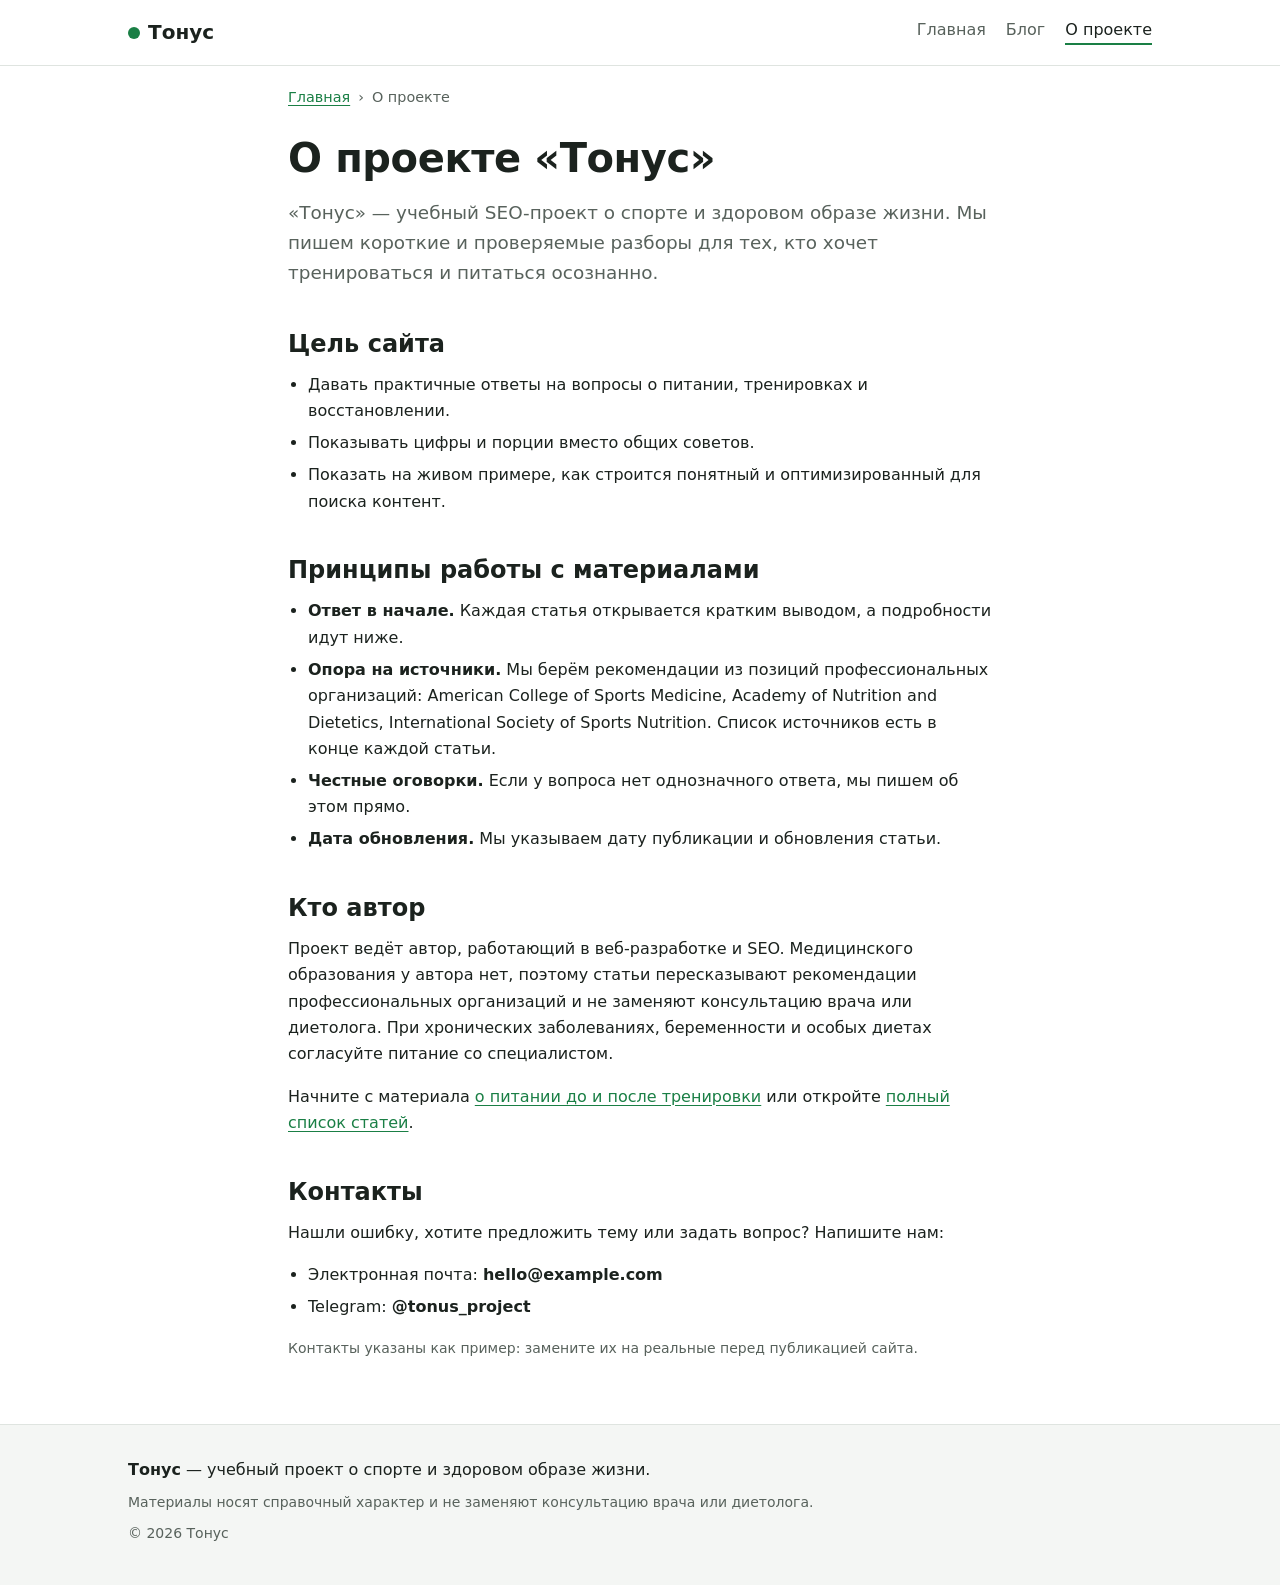
<file: about.html>
<!doctype html>
<html lang="ru">
<head>
  <meta charset="utf-8">
  <meta name="viewport" content="width=device-width, initial-scale=1">
  <title>О проекте «Тонус»: цель, автор, контакты</title>
  <meta name="description" content="О проекте «Тонус»: зачем создан сайт, по каким правилам готовятся статьи, кто автор и как связаться. Учебный проект о здоровом образе жизни.">
  <meta name="robots" content="index, follow">
  <link rel="canonical" href="https://example.com/about.html">
  <link rel="icon" href="images/favicon.svg" type="image/svg+xml">
  <meta property="og:type" content="website">
  <meta property="og:locale" content="ru_RU">
  <meta property="og:site_name" content="Тонус">
  <meta property="og:title" content="О проекте «Тонус»: цель, автор, контакты">
  <meta property="og:description" content="О проекте «Тонус»: зачем создан сайт, по каким правилам готовятся статьи, кто автор и как связаться. Учебный проект о здоровом образе жизни.">
  <meta property="og:url" content="https://example.com/about.html">
  <meta property="og:image" content="https://example.com/images/og-cover.png">
  <meta name="twitter:card" content="summary_large_image">
  <link rel="stylesheet" href="style.css">
  <script type="application/ld+json">
  {
    "@context": "https://schema.org",
    "@type": "BreadcrumbList",
    "itemListElement": [
      {"@type": "ListItem", "position": 1, "name": "Главная", "item": "https://example.com/"},
      {"@type": "ListItem", "position": 2, "name": "О проекте", "item": "https://example.com/about.html"}
    ]
  }
  </script>
</head>
<body>
  <a class="skip" href="#main">К содержимому</a>

  <header class="site-header">
    <div class="wrap">
      <a class="brand" href="index.html">Тонус</a>
      <nav class="site-nav" aria-label="Основное меню">
        <ul>
          <li><a href="index.html">Главная</a></li>
          <li><a href="blog.html">Блог</a></li>
          <li><a href="about.html" aria-current="page">О проекте</a></li>
        </ul>
      </nav>
    </div>
  </header>

  <main id="main">
    <div class="wrap wrap--read">
      <nav class="crumbs" aria-label="Хлебные крошки">
        <ol>
          <li><a href="index.html">Главная</a></li>
          <li aria-current="page">О проекте</li>
        </ol>
      </nav>

      <h1>О проекте «Тонус»</h1>
      <p class="lead">«Тонус» — учебный SEO-проект о спорте и здоровом образе жизни. Мы пишем короткие и проверяемые разборы для тех, кто хочет тренироваться и питаться осознанно.</p>

      <h2 id="goal">Цель сайта</h2>
      <ul>
        <li>Давать практичные ответы на вопросы о питании, тренировках и восстановлении.</li>
        <li>Показывать цифры и порции вместо общих советов.</li>
        <li>Показать на живом примере, как строится понятный и оптимизированный для поиска контент.</li>
      </ul>

      <h2 id="principles">Принципы работы с материалами</h2>
      <ul>
        <li><strong>Ответ в начале.</strong> Каждая статья открывается кратким выводом, а подробности идут ниже.</li>
        <li><strong>Опора на источники.</strong> Мы берём рекомендации из позиций профессиональных организаций: American College of Sports Medicine, Academy of Nutrition and Dietetics, International Society of Sports Nutrition. Список источников есть в конце каждой статьи.</li>
        <li><strong>Честные оговорки.</strong> Если у вопроса нет однозначного ответа, мы пишем об этом прямо.</li>
        <li><strong>Дата обновления.</strong> Мы указываем дату публикации и обновления статьи.</li>
      </ul>

      <h2 id="author">Кто автор</h2>
      <p>Проект ведёт автор, работающий в веб-разработке и SEO. Медицинского образования у автора нет, поэтому статьи пересказывают рекомендации профессиональных организаций и не заменяют консультацию врача или диетолога. При хронических заболеваниях, беременности и особых диетах согласуйте питание со специалистом.</p>
      <p>Начните с материала <a href="chto-est-do-i-posle-trenirovki.html">о питании до и после тренировки</a> или откройте <a href="blog.html">полный список статей</a>.</p>

      <h2 id="contacts">Контакты</h2>
      <p>Нашли ошибку, хотите предложить тему или задать вопрос? Напишите нам:</p>
      <ul>
        <li>Электронная почта: <strong>hello@example.com</strong></li>
        <li>Telegram: <strong>@tonus_project</strong></li>
      </ul>
      <p class="small">Контакты указаны как пример: замените их на реальные перед публикацией сайта.</p>
    </div>
  </main>

  <footer class="site-footer">
    <div class="wrap">
      <p><strong>Тонус</strong> — учебный проект о спорте и здоровом образе жизни.</p>
      <p class="small">Материалы носят справочный характер и не заменяют консультацию врача или диетолога.</p>
      <p class="small">© 2026 Тонус</p>
    </div>
  </footer>
</body>
</html>
</file>
<file: style.css>
/* «Тонус»: минималистичный адаптивный стиль.
   Одна колонка для чтения, белый и серый фон, зелёный акцент только на ссылках, кнопках и метках. */

:root {
  --bg: #ffffff;
  --bg-soft: #f4f6f4;
  --fg: #1b221e;
  --muted: #58625c;
  --line: #dfe4e0;
  --accent: #1a7f45;
  --accent-strong: #12602f;
  --accent-soft: #e6f3ea;
  --on-accent: #ffffff;
  --font: system-ui, -apple-system, "Segoe UI", Roboto, "Helvetica Neue", Arial, sans-serif;
  --radius: 6px;
  --measure: 44rem;
  --wide: 66rem;
  color-scheme: light;
}

@media (prefers-color-scheme: dark) {
  :root:not([data-theme="light"]) {
    --bg: #121614;
    --bg-soft: #1a201d;
    --fg: #e8ece9;
    --muted: #9ba69f;
    --line: #2b332f;
    --accent: #4cc27d;
    --accent-strong: #7bd9a2;
    --accent-soft: #16281e;
    --on-accent: #0b1a11;
    color-scheme: dark;
  }
}

:root[data-theme="dark"] {
  --bg: #121614;
  --bg-soft: #1a201d;
  --fg: #e8ece9;
  --muted: #9ba69f;
  --line: #2b332f;
  --accent: #4cc27d;
  --accent-strong: #7bd9a2;
  --accent-soft: #16281e;
  --on-accent: #0b1a11;
  color-scheme: dark;
}

/* Основа */
*,
*::before,
*::after {
  box-sizing: border-box;
}

html {
  -webkit-text-size-adjust: 100%;
}

body {
  margin: 0;
  background: var(--bg);
  color: var(--fg);
  font: 1rem/1.65 var(--font);
}

img {
  max-width: 100%;
  height: auto;
}

a {
  color: var(--accent);
  text-underline-offset: 0.2em;
}

a:hover {
  color: var(--accent-strong);
}

:focus-visible {
  outline: 3px solid var(--accent);
  outline-offset: 2px;
}

.wrap {
  width: 100%;
  max-width: var(--wide);
  margin-inline: auto;
  padding-inline: 1rem;
}

.wrap--read {
  max-width: calc(var(--measure) + 2rem);
}

.skip {
  position: absolute;
  left: -999px;
  top: 0;
}

.skip:focus {
  left: 1rem;
  top: 1rem;
  z-index: 10;
  padding: 0.5rem 0.75rem;
  background: var(--bg);
  border-radius: var(--radius);
}

/* Шапка и меню */
.site-header {
  border-bottom: 1px solid var(--line);
}

.site-header .wrap {
  display: flex;
  flex-wrap: wrap;
  align-items: center;
  justify-content: space-between;
  gap: 0.5rem 1.5rem;
  padding-block: 1rem;
}

.brand {
  display: inline-flex;
  align-items: center;
  gap: 0.5rem;
  color: var(--fg);
  font-size: 1.25rem;
  font-weight: 700;
  text-decoration: none;
}

.brand::before {
  content: "";
  width: 0.75rem;
  height: 0.75rem;
  border-radius: 50%;
  background: var(--accent);
}

.brand:hover {
  color: var(--fg);
}

.site-nav ul {
  display: flex;
  flex-wrap: wrap;
  gap: 0.25rem 1.25rem;
  margin: 0;
  padding: 0;
  list-style: none;
}

.site-nav a {
  padding-block: 0.25rem;
  border-bottom: 2px solid transparent;
  color: var(--muted);
  text-decoration: none;
}

.site-nav a:hover,
.site-nav a[aria-current] {
  border-bottom-color: var(--accent);
  color: var(--fg);
}

/* Заголовки и текст */
h1 {
  margin: 0 0 1rem;
  font-size: clamp(1.75rem, 1.2rem + 2.4vw, 2.5rem);
  line-height: 1.2;
  letter-spacing: -0.01em;
  text-wrap: balance;
}

h2 {
  margin: 2.5rem 0 0.75rem;
  font-size: 1.5rem;
  line-height: 1.3;
  text-wrap: balance;
}

h3 {
  margin: 1.75rem 0 0.5rem;
  font-size: 1.15rem;
  line-height: 1.35;
}

p {
  margin: 0 0 1rem;
}

ul,
ol {
  margin: 0 0 1rem;
  padding-left: 1.25rem;
}

li {
  margin-bottom: 0.35rem;
}

.lead {
  font-size: 1.15rem;
  color: var(--muted);
}

.small {
  font-size: 0.875rem;
  color: var(--muted);
}

.meta {
  margin-bottom: 1.5rem;
  font-size: 0.9rem;
  color: var(--muted);
}

main {
  display: block;
  padding-bottom: 3rem;
}

.section {
  padding-block: 0.5rem;
}

/* Хлебные крошки */
.crumbs ol {
  display: flex;
  flex-wrap: wrap;
  gap: 0.25rem 0.5rem;
  margin: 1.25rem 0 1.5rem;
  padding: 0;
  list-style: none;
  font-size: 0.9rem;
  color: var(--muted);
}

.crumbs li {
  margin: 0;
}

.crumbs li:not(:last-child)::after {
  content: "›";
  margin-left: 0.5rem;
}

/* Кнопки */
.actions {
  display: flex;
  flex-wrap: wrap;
  gap: 0.75rem;
}

.btn {
  display: inline-block;
  padding: 0.65rem 1.1rem;
  border: 2px solid var(--accent);
  border-radius: var(--radius);
  background: var(--accent);
  color: var(--on-accent);
  font-weight: 600;
  text-decoration: none;
}

.btn:hover {
  border-color: var(--accent-strong);
  background: var(--accent-strong);
  color: var(--on-accent);
}

.btn--ghost {
  background: transparent;
  color: var(--accent);
}

.btn--ghost:hover {
  background: var(--accent-soft);
  border-color: var(--accent);
  color: var(--accent-strong);
}

/* Главная */
.hero {
  display: grid;
  grid-template-columns: minmax(0, 1.1fr) minmax(0, 0.9fr);
  gap: 2rem;
  align-items: center;
  padding-block: 2.5rem 1.5rem;
}

.hero img {
  width: 100%;
  border-radius: var(--radius);
  background: var(--bg-soft);
}

.features {
  display: grid;
  grid-template-columns: repeat(auto-fit, minmax(14rem, 1fr));
  gap: 1.5rem;
}

.features h3 {
  margin-top: 0;
}

.features > div {
  min-width: 0;
}

/* Карточки статей */
.post {
  display: grid;
  grid-template-columns: minmax(0, 15rem) minmax(0, 1fr);
  gap: 1.25rem;
  align-items: start;
  padding-block: 1.25rem;
  border-top: 1px solid var(--line);
}

.post img {
  width: 100%;
  border-radius: var(--radius);
  background: var(--bg-soft);
}

.post h2,
.post h3 {
  margin: 0.25rem 0 0.5rem;
  font-size: 1.3rem;
}

.post h2 a,
.post h3 a {
  color: var(--fg);
  text-decoration: none;
}

.post h2 a:hover,
.post h3 a:hover {
  color: var(--accent);
  text-decoration: underline;
}

.tag {
  display: inline-block;
  padding: 0.1rem 0.6rem;
  border-radius: 999px;
  background: var(--accent-soft);
  color: var(--accent-strong);
  font-size: 0.8rem;
  font-weight: 600;
}

.list-label {
  margin: 2rem 0 0.5rem;
  font-size: 0.9rem;
  font-weight: 600;
  letter-spacing: 0.04em;
  text-transform: uppercase;
  color: var(--muted);
}

.plans {
  margin-top: 1.5rem;
  padding: 1rem 1.25rem 0.5rem;
  border-radius: var(--radius);
  background: var(--bg-soft);
}

.plans h2 {
  margin-top: 0;
  font-size: 1.2rem;
}

/* Статья */
.article h2 {
  margin-top: 3rem;
  padding-top: 1.5rem;
  border-top: 1px solid var(--line);
}

.article h2:first-of-type {
  margin-top: 2rem;
}

.article .faq h2 {
  margin-top: 3rem;
}

.answer {
  margin: 1.5rem 0;
  padding: 1rem 1.25rem;
  border-radius: var(--radius);
  background: var(--accent-soft);
}

.toc {
  margin: 1.5rem 0 2rem;
  padding: 1rem 1.25rem 0.5rem;
  border-radius: var(--radius);
  background: var(--bg-soft);
}

.toc strong {
  display: block;
  margin-bottom: 0.5rem;
}

.toc ol {
  margin-bottom: 0.5rem;
}

figure {
  margin: 1.5rem 0;
}

figure img {
  width: 100%;
  border-radius: var(--radius);
  background: var(--bg-soft);
}

figcaption {
  margin-top: 0.5rem;
  font-size: 0.875rem;
  color: var(--muted);
}

.table-wrap {
  margin: 1rem 0 1.5rem;
  overflow-x: auto;
  border: 1px solid var(--line);
  border-radius: var(--radius);
}

table {
  width: 100%;
  min-width: 44rem;
  border-collapse: collapse;
  font-size: 0.95rem;
}

caption {
  padding: 0.75rem;
  text-align: left;
  font-size: 0.875rem;
  color: var(--muted);
}

th,
td {
  padding: 0.65rem 0.75rem;
  border-top: 1px solid var(--line);
  text-align: left;
  vertical-align: top;
}

thead th {
  background: var(--bg-soft);
}

tbody th {
  width: 9rem;
  font-weight: 600;
}

.faq h3 {
  margin-top: 1.5rem;
}

.sources {
  font-size: 0.9rem;
  color: var(--muted);
}

/* Подвал */
.site-footer {
  padding-block: 2rem;
  border-top: 1px solid var(--line);
  background: var(--bg-soft);
}

.site-footer p {
  margin-bottom: 0.5rem;
}

/* Мобильная версия */
@media (max-width: 48rem) {
  .hero {
    grid-template-columns: minmax(0, 1fr);
    padding-block: 1.5rem 1rem;
  }

  .hero img {
    order: -1;
  }
}

@media (max-width: 40rem) {
  .post {
    grid-template-columns: minmax(0, 1fr);
  }

  h2 {
    font-size: 1.3rem;
  }
}

@media (prefers-reduced-motion: no-preference) {
  a,
  .btn {
    transition: color 0.15s, background-color 0.15s, border-color 0.15s;
  }
}
</file>
